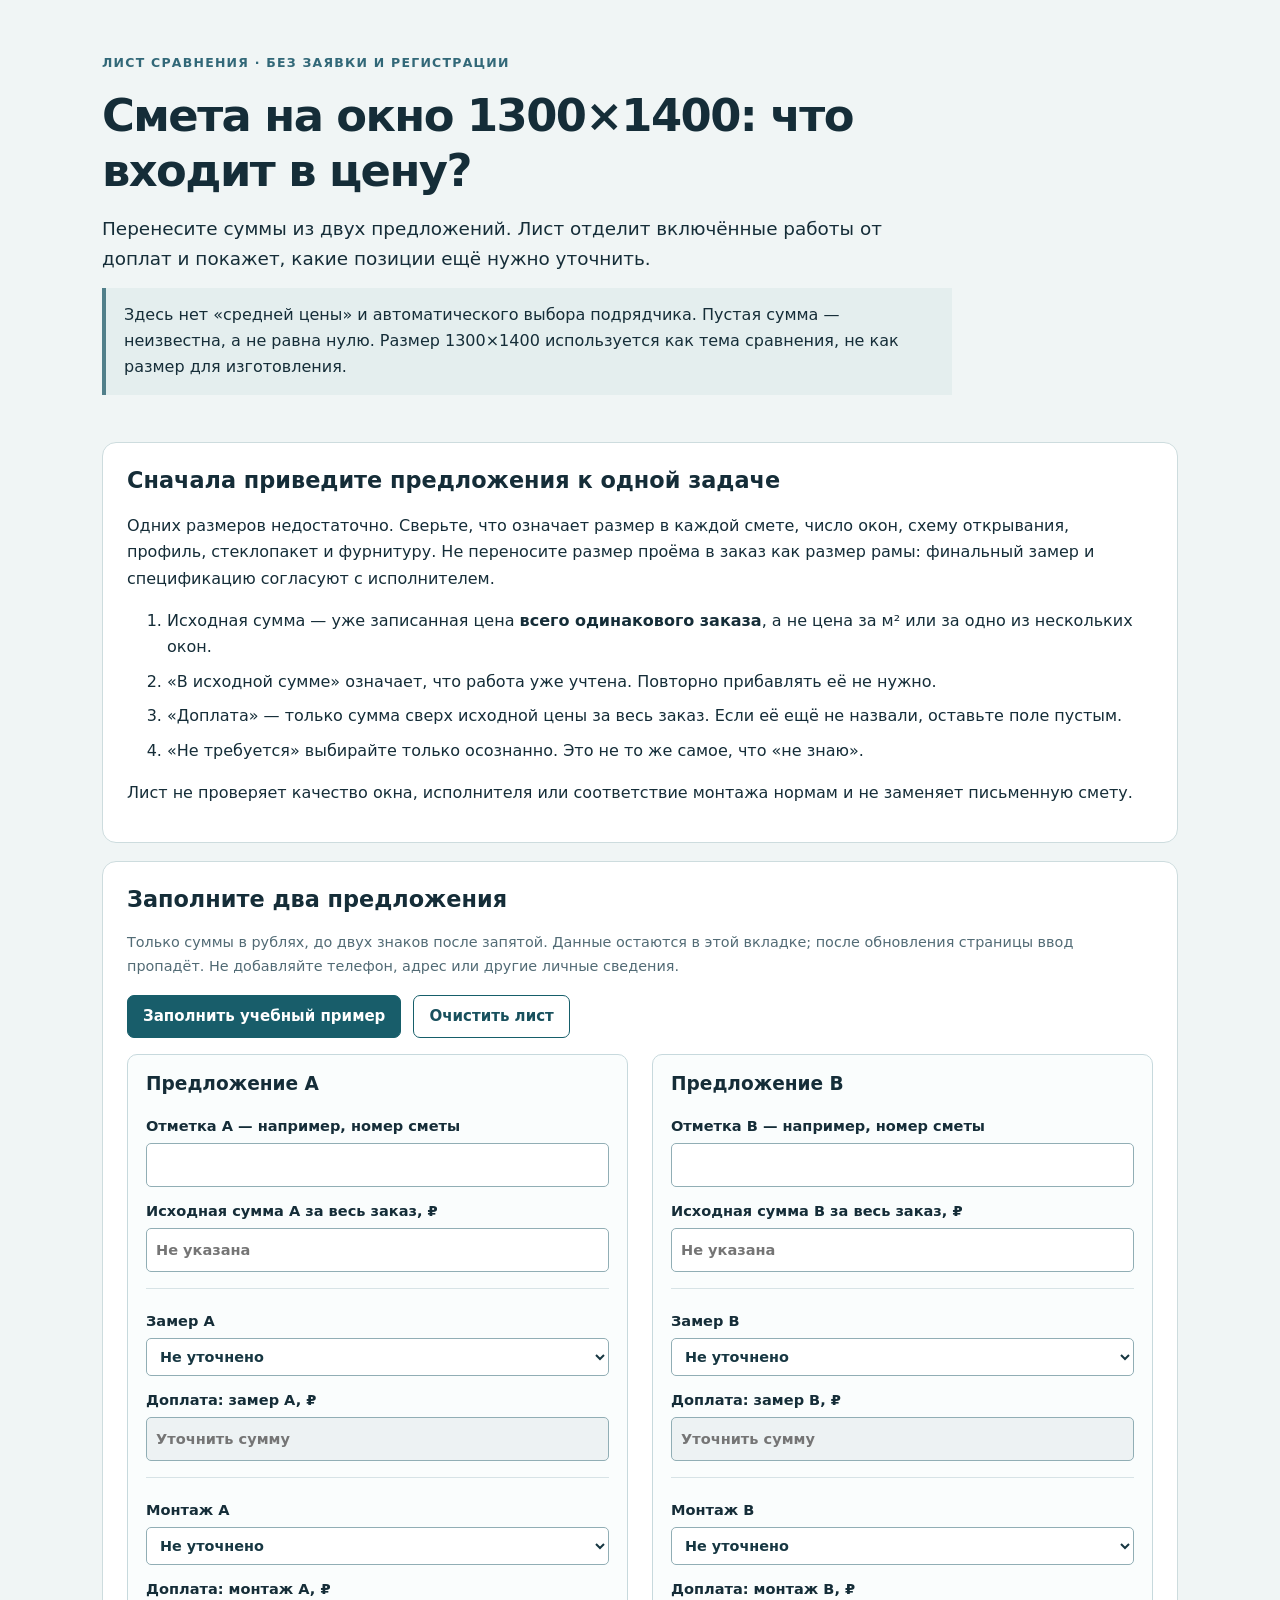
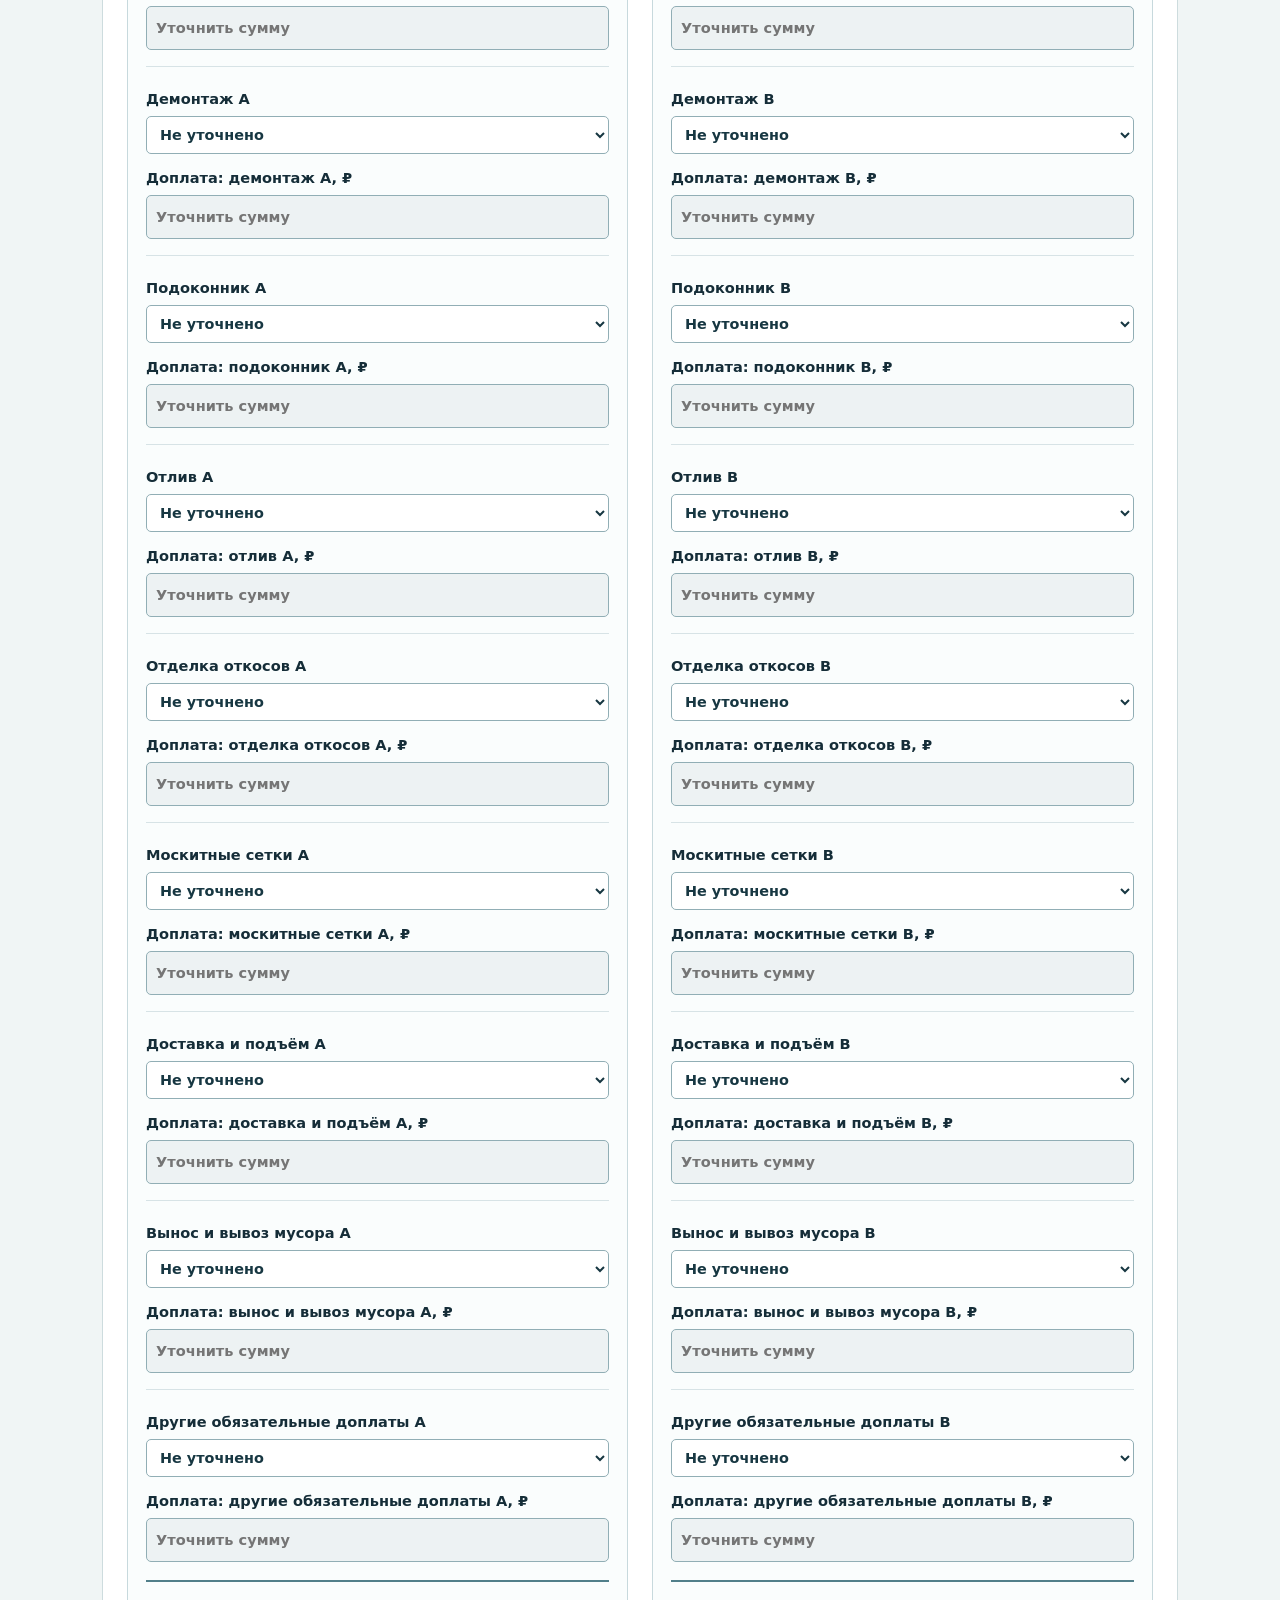
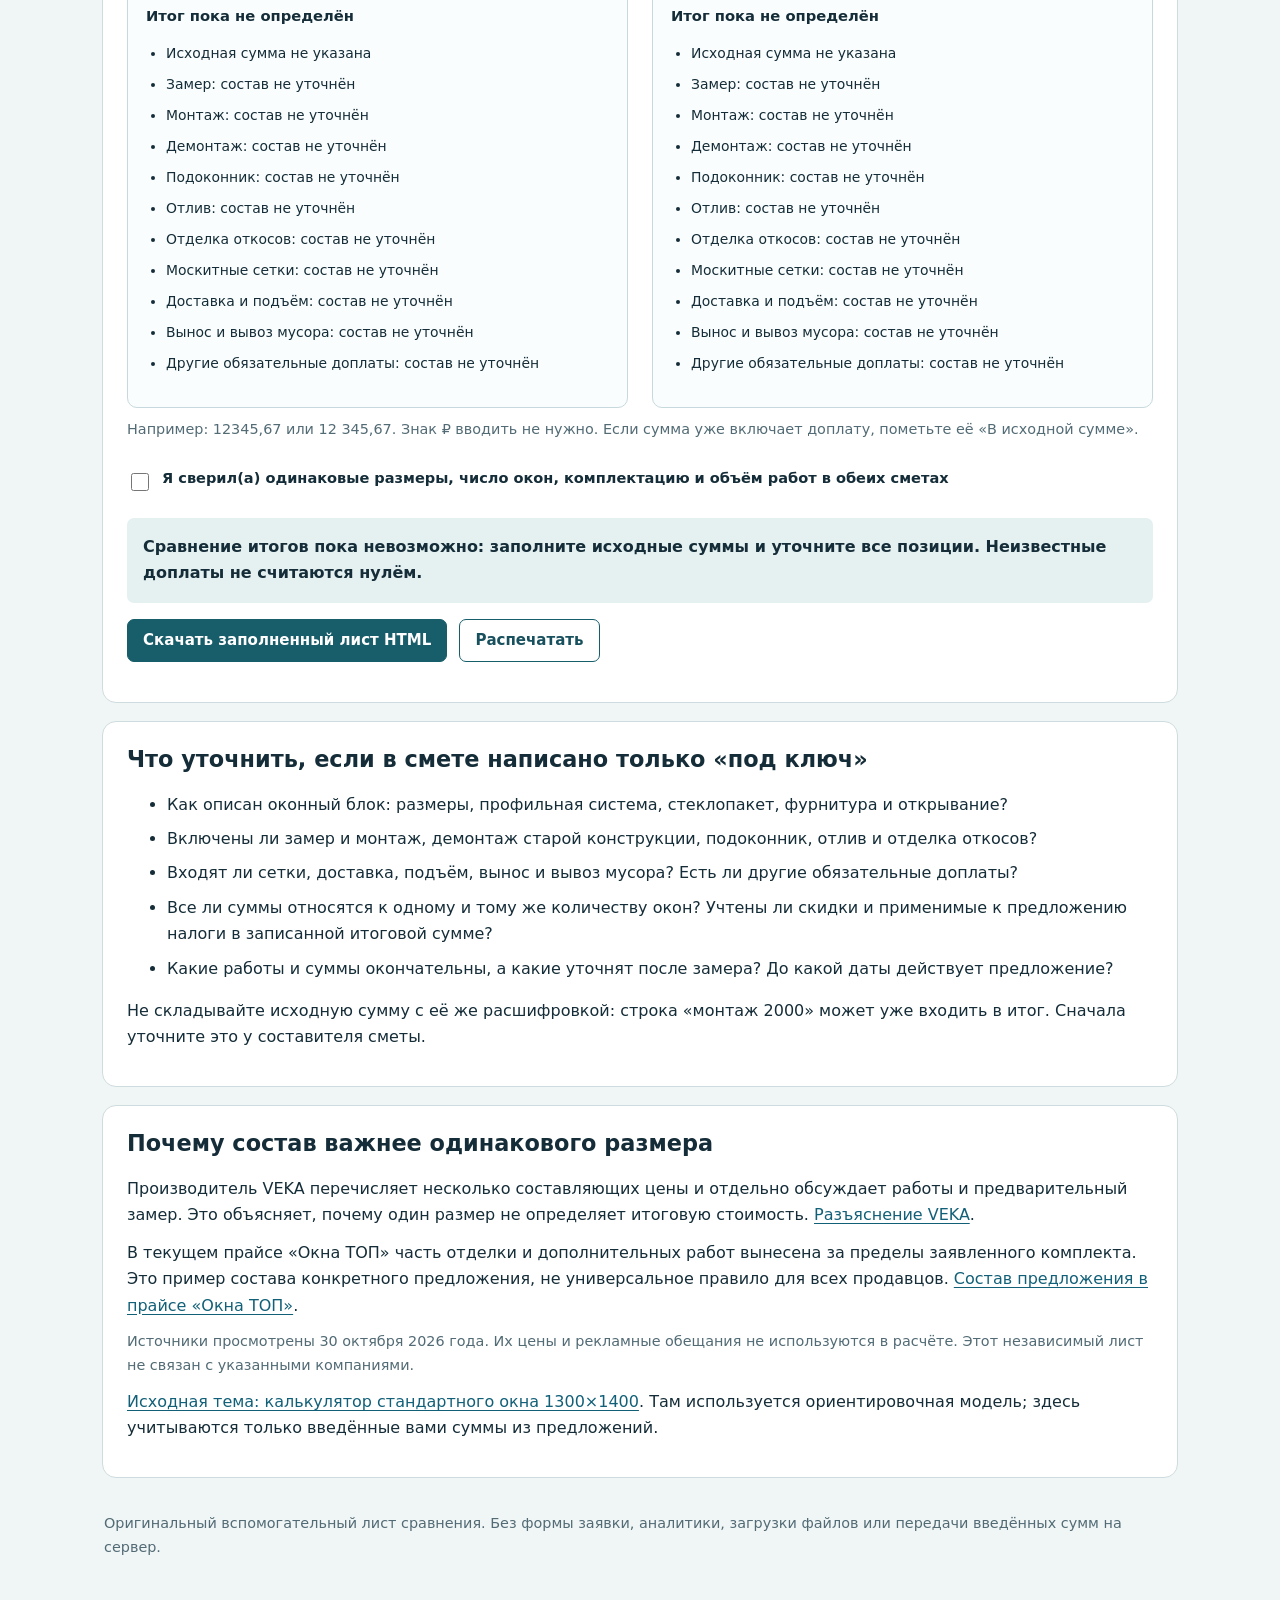
<file: index.html>
<!doctype html>
<html lang="ru">
<head>
  <meta charset="utf-8">
  <meta name="viewport" content="width=device-width,initial-scale=1">
  <meta name="description" content="Сравните две сметы на окно 1300×1400: состав заказа, включённые работы и доплаты. Неизвестные суммы не становятся нулём. Сохраните заполненный лист в HTML или распечатайте.">
  <meta http-equiv="Content-Security-Policy" content="default-src 'self'; script-src 'self'; style-src 'self'; connect-src 'none'; object-src 'none'; base-uri 'none'; form-action 'none'">
  <meta name="robots" content="index,follow">
  <meta name="google-site-verification" content="fxav4NFuUbsVKkkGCwAQyVzlPy7XdI-itFY_XiKmodE" />
  <link rel="canonical" href="https://tatyanazaiceva76.github.io/smeta-okna-1300-1400/">
  <link rel="stylesheet" href="./style.css">
  <title>Смета на окно 1300×1400 — сравнить два предложения по составу</title>
</head>
<body>
<main>
  <header>
    <p class="eyebrow">Лист сравнения · без заявки и регистрации</p>
    <h1>Смета на окно 1300×1400: что входит в цену?</h1>
    <p class="intro">Перенесите суммы из двух предложений. Лист отделит включённые работы от доплат и покажет, какие позиции ещё нужно уточнить.</p>
    <p class="notice">Здесь нет «средней цены» и автоматического выбора подрядчика. Пустая сумма — неизвестна, а не равна нулю. Размер 1300×1400 используется как тема сравнения, не как размер для изготовления.</p>
  </header>

  <section aria-labelledby="before-title" class="paper">
    <h2 id="before-title">Сначала приведите предложения к одной задаче</h2>
    <p>Одних размеров недостаточно. Сверьте, что означает размер в каждой смете, число окон, схему открывания, профиль, стеклопакет и фурнитуру. Не переносите размер проёма в заказ как размер рамы: финальный замер и спецификацию согласуют с исполнителем.</p>
    <ol>
      <li>Исходная сумма — уже записанная цена <strong>всего одинакового заказа</strong>, а не цена за м² или за одно из нескольких окон.</li>
      <li>«В исходной сумме» означает, что работа уже учтена. Повторно прибавлять её не нужно.</li>
      <li>«Доплата» — только сумма сверх исходной цены за весь заказ. Если её ещё не назвали, оставьте поле пустым.</li>
      <li>«Не требуется» выбирайте только осознанно. Это не то же самое, что «не знаю».</li>
    </ol>
    <p>Лист не проверяет качество окна, исполнителя или соответствие монтажа нормам и не заменяет письменную смету.</p>
  </section>

  <section aria-labelledby="worksheet-title" class="paper">
    <h2 id="worksheet-title">Заполните два предложения</h2>
    <p class="muted">Только суммы в рублях, до двух знаков после запятой. Данные остаются в этой вкладке; после обновления страницы ввод пропадёт. Не добавляйте телефон, адрес или другие личные сведения.</p>
    <div class="actions no-print">
      <button type="button" id="example">Заполнить учебный пример</button>
      <button type="button" id="reset" class="quiet">Очистить лист</button>
    </div>
    <p id="example-note" class="example-note" hidden>Учебные цифры вымышлены. Это не предложение продавца и не рыночные цены.</p>
    <form id="quotes" autocomplete="off">
      <div class="quote-grid">
        <section class="quote" aria-labelledby="a-title">
          <h3 id="a-title">Предложение A</h3>
          <label>Отметка A — например, номер сметы<input id="a-ref" maxlength="80" type="text"></label>
          <label>Исходная сумма A за весь заказ, ₽<input id="a-base" inputmode="decimal" type="text" placeholder="Не указана" aria-describedby="money-help"></label>
          <div id="a-items"></div>
          <output id="a-summary" aria-live="polite"></output>
        </section>
        <section class="quote" aria-labelledby="b-title">
          <h3 id="b-title">Предложение B</h3>
          <label>Отметка B — например, номер сметы<input id="b-ref" maxlength="80" type="text"></label>
          <label>Исходная сумма B за весь заказ, ₽<input id="b-base" inputmode="decimal" type="text" placeholder="Не указана" aria-describedby="money-help"></label>
          <div id="b-items"></div>
          <output id="b-summary" aria-live="polite"></output>
        </section>
      </div>
      <p id="money-help" class="muted">Например: 12345,67 или 12 345,67. Знак ₽ вводить не нужно. Если сумма уже включает доплату, пометьте её «В исходной сумме».</p>
      <label class="confirm"><input id="same-scope" type="checkbox"> Я сверил(а) одинаковые размеры, число окон, комплектацию и объём работ в обеих сметах</label>
      <output id="comparison" class="comparison" aria-live="polite"></output>
      <div class="actions no-print">
        <button type="button" id="download">Скачать заполненный лист HTML</button>
        <button type="button" id="print" class="quiet">Распечатать</button>
      </div>
      <p id="download-status" role="status"></p>
    </form>
    <noscript><p>Для интерактивного сравнения и скачивания нужен JavaScript. Текстовый список ниже можно использовать без него.</p></noscript>
  </section>

  <section class="paper" aria-labelledby="questions-title">
    <h2 id="questions-title">Что уточнить, если в смете написано только «под ключ»</h2>
    <ul>
      <li>Как описан оконный блок: размеры, профильная система, стеклопакет, фурнитура и открывание?</li>
      <li>Включены ли замер и монтаж, демонтаж старой конструкции, подоконник, отлив и отделка откосов?</li>
      <li>Входят ли сетки, доставка, подъём, вынос и вывоз мусора? Есть ли другие обязательные доплаты?</li>
      <li>Все ли суммы относятся к одному и тому же количеству окон? Учтены ли скидки и применимые к предложению налоги в записанной итоговой сумме?</li>
      <li>Какие работы и суммы окончательны, а какие уточнят после замера? До какой даты действует предложение?</li>
    </ul>
    <p>Не складывайте исходную сумму с её же расшифровкой: строка «монтаж 2000» может уже входить в итог. Сначала уточните это у составителя сметы.</p>
  </section>

  <section class="paper" aria-labelledby="sources-title">
    <h2 id="sources-title">Почему состав важнее одинакового размера</h2>
    <p>Производитель VEKA перечисляет несколько составляющих цены и отдельно обсуждает работы и предварительный замер. Это объясняет, почему один размер не определяет итоговую стоимость. <a href="https://www.veka.ru/select-help/articles/mozhno-li-sekonomit-na-plastikovykh-oknakh" rel="noreferrer">Разъяснение VEKA</a>.</p>
    <p>В текущем прайсе «Окна ТОП» часть отделки и дополнительных работ вынесена за пределы заявленного комплекта. Это пример состава конкретного предложения, не универсальное правило для всех продавцов. <a href="https://okna.top/czeny-na-plastikovye-okna/" rel="noreferrer">Состав предложения в прайсе «Окна ТОП»</a>.</p>
    <p class="muted">Источники просмотрены 30 октября 2026 года. Их цены и рекламные обещания не используются в расчёте. Этот независимый лист не связан с указанными компаниями.</p>
    <p><a href="https://okna-pvh-online.ru/kalkulyator/standartnoe-okno-1300-1400/">Исходная тема: калькулятор стандартного окна 1300×1400</a>. Там используется ориентировочная модель; здесь учитываются только введённые вами суммы из предложений.</p>
  </section>
  <footer>Оригинальный вспомогательный лист сравнения. Без формы заявки, аналитики, загрузки файлов или передачи введённых сумм на сервер.</footer>
</main>
<script type="module" src="./app.mjs"></script>
</body>
</html>
</file>
<file: style.css>
:root{font:16px/1.65 system-ui,-apple-system,BlinkMacSystemFont,"Segoe UI",sans-serif;color:#152d38;background:#f0f5f5;font-synthesis:none}
*{box-sizing:border-box}body{margin:0}main{max-width:1120px;margin:auto;padding:32px 22px 48px}header{max-width:850px;padding:12px 0 18px}h1,h2,h3{line-height:1.22;overflow-wrap:anywhere}h1{font-size:clamp(1.8rem,4vw,2.8rem);letter-spacing:-.035em;margin:.35em 0}h2{font-size:1.4rem;margin-top:0}h3{font-size:1.16rem}p{margin:.7em 0}.eyebrow{color:#326878;font-weight:700;text-transform:uppercase;font-size:.78rem;letter-spacing:.1em}.intro{font-size:1.15rem}.notice{padding:14px 18px;border-left:4px solid #517f8a;background:#e4eeee}.paper{background:#fff;border:1px solid #cddcde;border-radius:14px;padding:24px;margin:18px 0}.muted,footer{color:#526b75;font-size:.9rem}a{color:#126078;text-underline-offset:3px}a:hover{text-decoration-thickness:2px}li+li{margin-top:8px}.quote-grid{display:grid;grid-template-columns:minmax(0,1fr) minmax(0,1fr);gap:24px}.quote{min-width:0;border:1px solid #c7d9dd;border-radius:10px;padding:18px;background:#fafdfd}.quote h3{margin:0 0 18px}label{display:block;font-size:.91rem;font-weight:650;margin:12px 0}input[type=text],select{font:inherit;width:100%;min-width:0;border:1px solid #91aeb5;border-radius:5px;padding:9px;margin-top:5px;color:#173742;background:#fff}input:focus-visible,select:focus-visible,button:focus-visible,a:focus-visible{outline:3px solid #c7831b;outline-offset:3px}input:disabled{background:#edf2f3;color:#637981}input[aria-invalid=true]{border-color:#b33a24}.item{border-top:1px solid #d7e3e6;margin-top:16px;padding-top:8px}.item select{font-size:.9rem}.item label+label{margin-top:7px}.actions{display:flex;gap:12px;flex-wrap:wrap;margin:16px 0}button{border:1px solid #165e6a;border-radius:7px;padding:10px 15px;font:650 .94rem/1.4 system-ui;cursor:pointer;background:#185d6a;color:white}button:hover{background:#104b57}.quiet{background:#fff;color:#18505d}.quiet:hover{background:#e9f3f3}.confirm{display:flex;align-items:flex-start;gap:10px;font-weight:650;margin:24px 0}.confirm input{margin-top:7px;flex-shrink:0;width:18px;height:18px}.comparison{display:block;background:#e5f0f1;border-radius:7px;padding:16px;font-weight:650}.quote output{display:block;margin-top:18px;border-top:2px solid #517f8a;padding-top:12px}.quote output p{font-size:.92rem}.example-note{background:#fff4d9;border:1px solid #dfbf72;padding:12px;border-radius:6px}.print-value{display:none}.error{color:#9e2b1d}footer{padding:16px 2px}#download-status{font-size:.9rem}output ul{padding-left:20px;font-size:.87rem}
@media(max-width:700px){main{padding:16px 12px 30px}.paper{padding:17px}.quote-grid{grid-template-columns:minmax(0,1fr)}.quote{padding:15px}.actions{gap:9px}button{width:100%;white-space:normal}ol,ul{padding-left:22px}}
@media print{@page{size:A4;margin:14mm}:root{font-size:10pt;background:#fff;color:#000}main{max-width:none;padding:0}.no-print,button,input,select,noscript{display:none!important}.print-value{display:block;white-space:pre-wrap}.quote-grid{grid-template-columns:1fr 1fr;gap:10mm}.paper,.quote{border:1px solid #aaa;background:#fff;padding:10px;box-shadow:none;border-radius:0}.item{margin-top:6px;padding-top:2px}label{margin:5px 0}h1{font-size:22pt}h2{font-size:15pt}.notice,.comparison{background:#fff;border:1px solid #aaa}.confirm{display:block}.quote output,.item,li{break-inside:avoid}a{color:#000}footer{font-size:9pt}}
</file>
